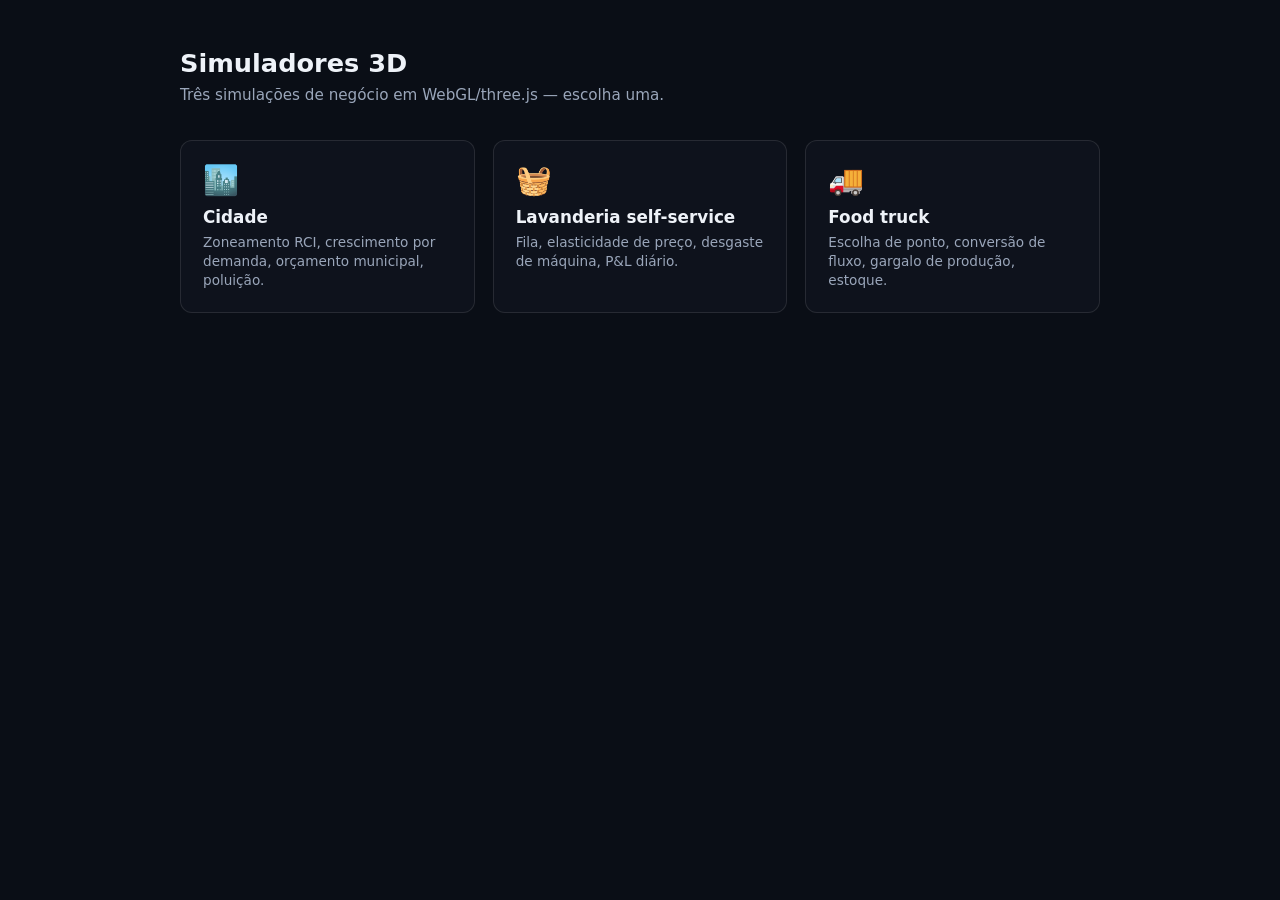
<file: index.html>
<!DOCTYPE html>
<html lang="pt-BR">
<head>
  <meta charset="utf-8">
  <meta name="viewport" content="width=device-width, initial-scale=1, viewport-fit=cover">
  <meta name="theme-color" content="#0a0e16">
  <meta name="mobile-web-app-capable" content="yes">
  <meta name="apple-mobile-web-app-capable" content="yes">
  <meta name="apple-mobile-web-app-status-bar-style" content="black-translucent">
  <meta name="apple-mobile-web-app-title" content="Simuladores 3D">
  <link rel="manifest" href="./manifest.json">
  <link rel="apple-touch-icon" href="./icones/apple-touch-icon.png">
  <link rel="icon" href="./icones/favicon-32.png" sizes="32x32">
  <title>Simuladores 3D</title>
  <style>
    * { box-sizing: border-box; }
    html, body {
      margin: 0; padding: 0; min-height: 100%;
      background: #0a0e16; color: #eef2f8;
      font-family: ui-sans-serif, system-ui, "Segoe UI", Roboto, Helvetica, Arial, sans-serif;
      -webkit-font-smoothing: antialiased;
    }
    .envolt {
      max-width: 960px; margin: 0 auto; padding: 48px 20px 64px;
    }
    h1 { font-size: 1.6rem; margin: 0 0 8px; }
    .sub { color: #9aa6ba; margin: 0 0 36px; font-size: 0.95rem; }
    .grade {
      display: grid; grid-template-columns: repeat(auto-fit, minmax(240px, 1fr));
      gap: 18px;
    }
    a.cartao {
      display: block; text-decoration: none; color: inherit;
      background: rgba(16, 20, 30, 0.82);
      border: 1px solid rgba(255, 255, 255, 0.10);
      border-radius: 12px; padding: 22px;
      transition: border-color 0.15s, transform 0.15s;
    }
    a.cartao:hover { border-color: rgba(255, 255, 255, 0.28); transform: translateY(-2px); }
    .cartao .icone { font-size: 1.8rem; margin-bottom: 10px; display: block; }
    .cartao h2 { font-size: 1.05rem; margin: 0 0 6px; }
    .cartao p { font-size: 0.85rem; color: #9aa6ba; margin: 0; line-height: 1.4; }
  </style>
</head>
<body>
  <div class="envolt">
    <h1>Simuladores 3D</h1>
    <p class="sub">Três simulações de negócio em WebGL/three.js — escolha uma.</p>
    <div class="grade">
      <a class="cartao" href="./cidade/index.html">
        <span class="icone">🏙️</span>
        <h2>Cidade</h2>
        <p>Zoneamento RCI, crescimento por demanda, orçamento municipal, poluição.</p>
      </a>
      <a class="cartao" href="./lavanderia/index.html">
        <span class="icone">🧺</span>
        <h2>Lavanderia self-service</h2>
        <p>Fila, elasticidade de preço, desgaste de máquina, P&amp;L diário.</p>
      </a>
      <a class="cartao" href="./foodtruck/index.html">
        <span class="icone">🚚</span>
        <h2>Food truck</h2>
        <p>Escolha de ponto, conversão de fluxo, gargalo de produção, estoque.</p>
      </a>
    </div>
  </div>
  <script>
    if ('serviceWorker' in navigator) {
      window.addEventListener('load', () => {
        navigator.serviceWorker.register('./sw.js', { scope: './' }).catch(() => {});
      });
    }
  </script>
</body>
</html>
</file>
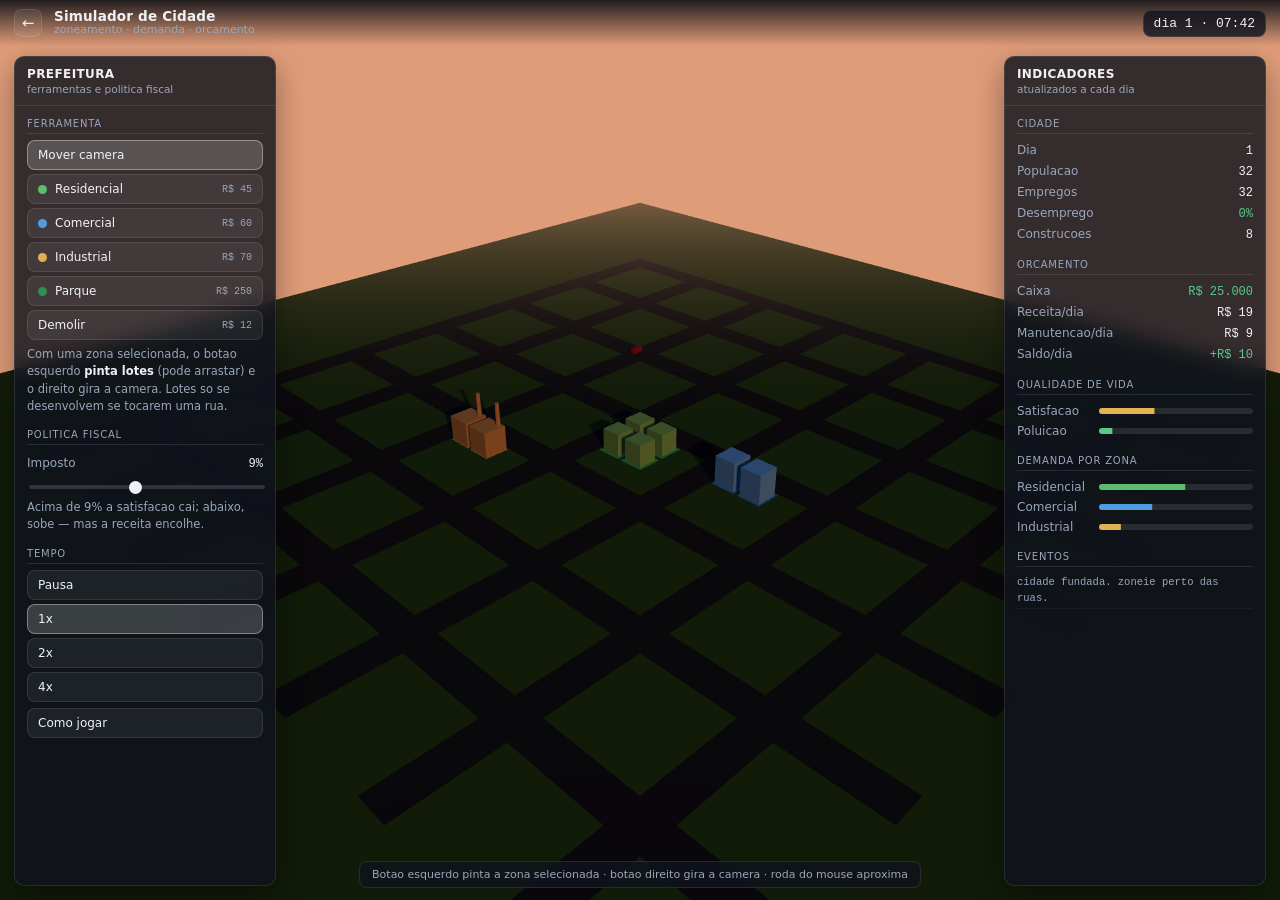
<file: cidade/index.html>
<!DOCTYPE html>
<html lang="pt-BR">
<head>
  <meta charset="utf-8">
  <meta name="viewport" content="width=device-width, initial-scale=1, viewport-fit=cover">
  <meta name="theme-color" content="#0a0e16">
  <meta name="mobile-web-app-capable" content="yes">
  <meta name="apple-mobile-web-app-capable" content="yes">
  <meta name="apple-mobile-web-app-status-bar-style" content="black-translucent">
  <meta name="apple-mobile-web-app-title" content="Simuladores 3D">
  <link rel="manifest" href="../manifest.json">
  <link rel="apple-touch-icon" href="../icones/apple-touch-icon.png">
  <link rel="icon" href="../icones/favicon-32.png" sizes="32x32">
  <title>Simulador de Cidade · Simuladores 3D</title>
  <link rel="stylesheet" href="../comum/estilo.css">
  <script type="importmap">
  {
    "imports": {
      "three": "../vendor/three.module.js",
      "three/addons/": "../vendor/addons/"
    }
  }
  </script>
</head>
<body>
  <div class="rodape">
    Botao esquerdo pinta a zona selecionada · botao direito gira a camera · roda do mouse aproxima
  </div>
    <script>
    if ('serviceWorker' in navigator) {
      window.addEventListener('load', () => {
        navigator.serviceWorker.register('../sw.js', { scope: '../' }).catch(() => {});
      });
    }
  </script>
<script type="module" src="./cidade.js"></script>
</body>
</html>
</file>
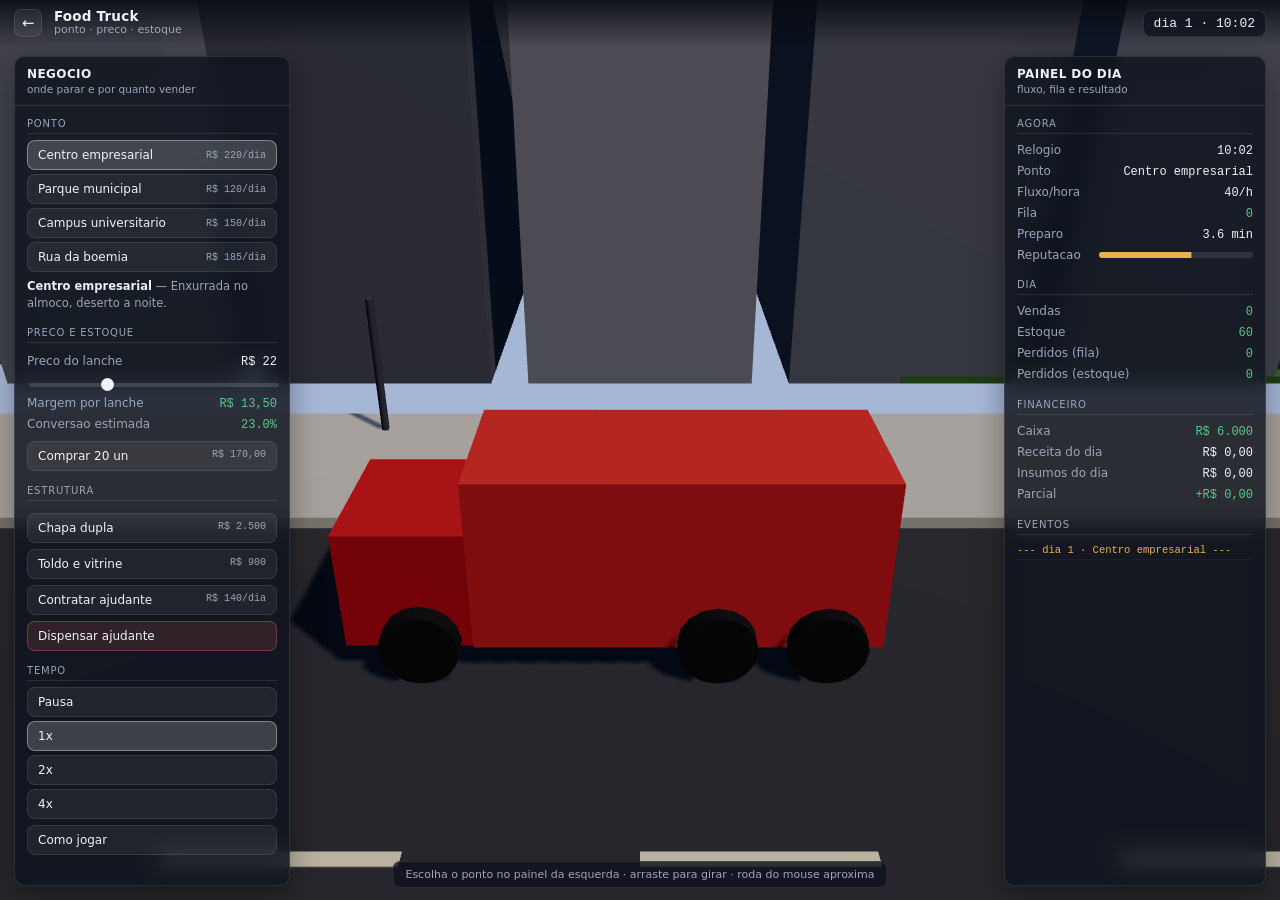
<file: foodtruck/index.html>
<!DOCTYPE html>
<html lang="pt-BR">
<head>
  <meta charset="utf-8">
  <meta name="viewport" content="width=device-width, initial-scale=1, viewport-fit=cover">
  <meta name="theme-color" content="#0a0e16">
  <meta name="mobile-web-app-capable" content="yes">
  <meta name="apple-mobile-web-app-capable" content="yes">
  <meta name="apple-mobile-web-app-status-bar-style" content="black-translucent">
  <meta name="apple-mobile-web-app-title" content="Simuladores 3D">
  <link rel="manifest" href="../manifest.json">
  <link rel="apple-touch-icon" href="../icones/apple-touch-icon.png">
  <link rel="icon" href="../icones/favicon-32.png" sizes="32x32">
  <title>Food Truck · Simuladores 3D</title>
  <link rel="stylesheet" href="../comum/estilo.css">
  <script type="importmap">
  {
    "imports": {
      "three": "../vendor/three.module.js",
      "three/addons/": "../vendor/addons/"
    }
  }
  </script>
</head>
<body>
  <div class="rodape">
    Escolha o ponto no painel da esquerda · arraste para girar · roda do mouse aproxima
  </div>
    <script>
    if ('serviceWorker' in navigator) {
      window.addEventListener('load', () => {
        navigator.serviceWorker.register('../sw.js', { scope: '../' }).catch(() => {});
      });
    }
  </script>
<script type="module" src="./foodtruck.js"></script>
</body>
</html>
</file>
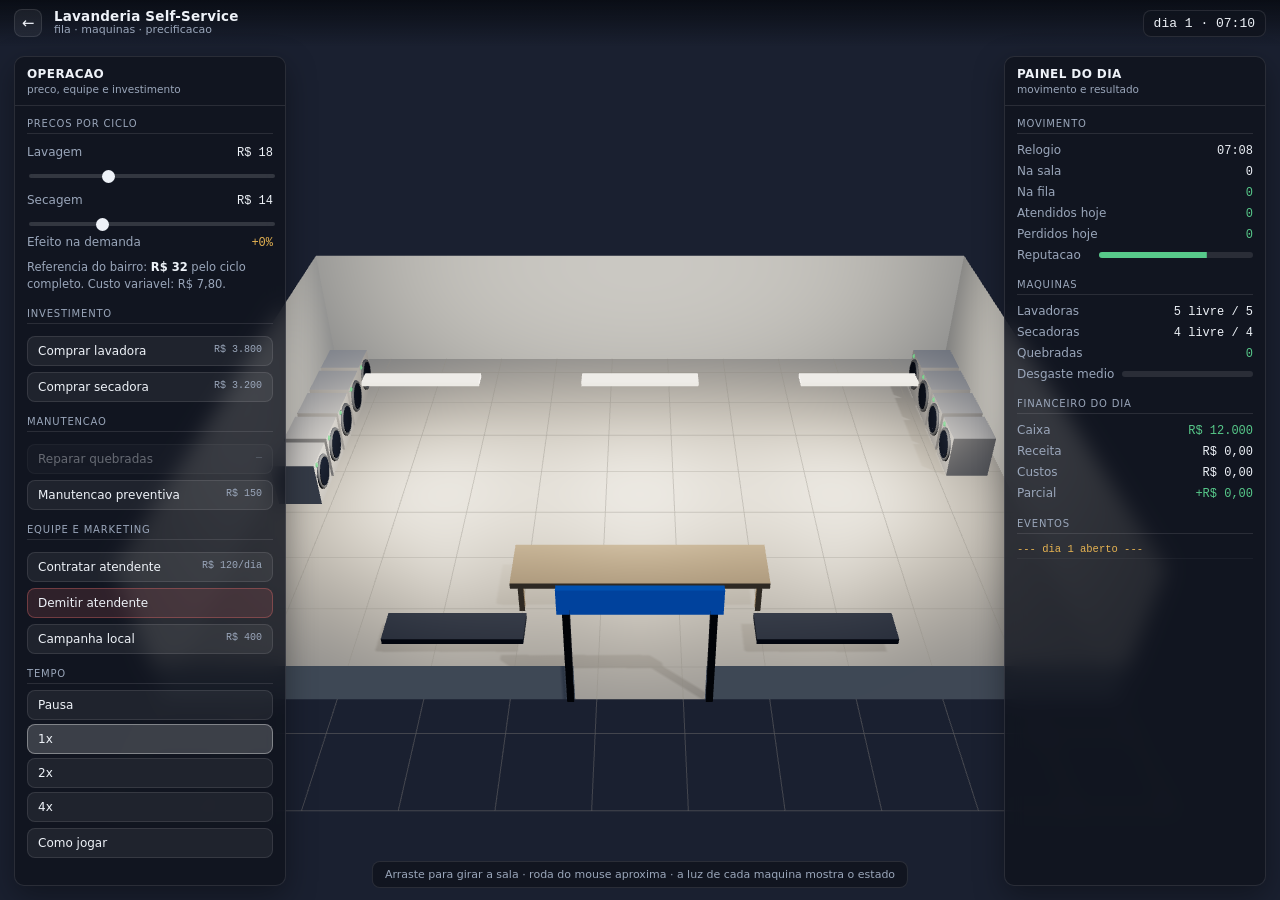
<file: lavanderia/index.html>
<!DOCTYPE html>
<html lang="pt-BR">
<head>
  <meta charset="utf-8">
  <meta name="viewport" content="width=device-width, initial-scale=1, viewport-fit=cover">
  <meta name="theme-color" content="#0a0e16">
  <meta name="mobile-web-app-capable" content="yes">
  <meta name="apple-mobile-web-app-capable" content="yes">
  <meta name="apple-mobile-web-app-status-bar-style" content="black-translucent">
  <meta name="apple-mobile-web-app-title" content="Simuladores 3D">
  <link rel="manifest" href="../manifest.json">
  <link rel="apple-touch-icon" href="../icones/apple-touch-icon.png">
  <link rel="icon" href="../icones/favicon-32.png" sizes="32x32">
  <title>Lavanderia Self-Service · Simuladores 3D</title>
  <link rel="stylesheet" href="../comum/estilo.css">
  <script type="importmap">
  {
    "imports": {
      "three": "../vendor/three.module.js",
      "three/addons/": "../vendor/addons/"
    }
  }
  </script>
</head>
<body>
  <div class="rodape">
    Arraste para girar a sala · roda do mouse aproxima · a luz de cada maquina mostra o estado
  </div>
    <script>
    if ('serviceWorker' in navigator) {
      window.addEventListener('load', () => {
        navigator.serviceWorker.register('../sw.js', { scope: '../' }).catch(() => {});
      });
    }
  </script>
<script type="module" src="./lavanderia.js"></script>
</body>
</html>
</file>
<file: comum/estilo.css>
/* estilo.css — HUD sobreposto ao canvas WebGL. Compartilhado pelos tres simuladores. */

:root {
  --tinta: #eef2f8;
  --tinta-fraca: #9aa6ba;
  --vidro: rgba(16, 20, 30, 0.82);
  --vidro-claro: rgba(255, 255, 255, 0.06);
  --linha: rgba(255, 255, 255, 0.10);
  --ok: #57c98a;
  --alerta: #e6b352;
  --ruim: #e06a6a;
  --raio: 10px;
  --fonte: ui-sans-serif, system-ui, "Segoe UI", Roboto, Helvetica, Arial, sans-serif;
  --mono: ui-monospace, "Cascadia Mono", Consolas, "Courier New", monospace;
}

:root {
  --alerta: #e6b352;
  --ruim: #e06a6a;
}

* { box-sizing: border-box; }

html, body {
  margin: 0;
  padding: 0;
  height: 100%;
  overflow: hidden;
  background: #0a0e16;
  font-family: var(--fonte);
  color: var(--tinta);
  -webkit-font-smoothing: antialiased;
}

#tela3d { display: block; position: fixed; inset: 0; }

/* ---------- topo ---------- */

.topo {
  position: fixed;
  top: 0; left: 0; right: 0;
  height: 46px;
  display: flex;
  align-items: center;
  gap: 12px;
  padding: 0 14px;
  background: linear-gradient(180deg, rgba(8, 11, 18, 0.88), rgba(8, 11, 18, 0));
  z-index: 20;
  pointer-events: none;
}

.topo a.voltar {
  pointer-events: auto;
  width: 28px; height: 28px;
  display: grid; place-items: center;
  border-radius: 8px;
  background: var(--vidro-claro);
  border: 1px solid var(--linha);
  color: var(--tinta);
  text-decoration: none;
  font-size: 15px;
  transition: background .15s ease;
}
.topo a.voltar:hover { background: rgba(255, 255, 255, 0.14); }

.topo-txt { display: flex; flex-direction: column; line-height: 1.15; }
.topo-txt b { font-size: 13.5px; letter-spacing: .2px; }
.topo-txt span { font-size: 11px; color: var(--tinta-fraca); }

.topo-relogio {
  margin-left: auto;
  font-family: var(--mono);
  font-size: 13px;
  color: var(--tinta);
  background: var(--vidro);
  border: 1px solid var(--linha);
  padding: 5px 10px;
  border-radius: 8px;
  pointer-events: auto;
}

/* ---------- paineis ---------- */

.painel {
  position: fixed;
  top: 56px;
  bottom: 14px;
  background: var(--vidro);
  backdrop-filter: blur(10px);
  border: 1px solid var(--linha);
  border-radius: var(--raio);
  z-index: 15;
  display: flex;
  flex-direction: column;
  overflow: hidden;
  box-shadow: 0 10px 30px rgba(0, 0, 0, 0.35);
}

.painel-esq { left: 14px; }
.painel-dir { right: 14px; }

.painel-cab {
  padding: 10px 12px;
  border-bottom: 1px solid var(--linha);
  display: flex;
  flex-direction: column;
  gap: 2px;
  flex: none;
}
.painel-cab.clicavel { cursor: pointer; user-select: none; }
.painel-titulo { font-size: 12px; font-weight: 650; letter-spacing: .4px; text-transform: uppercase; }
.painel-sub { font-size: 10.5px; color: var(--tinta-fraca); }

.painel-corpo {
  padding: 10px 12px 14px;
  overflow-y: auto;
  overflow-x: hidden;
  flex: 1 1 auto;
  scrollbar-width: thin;
  scrollbar-color: rgba(255, 255, 255, 0.18) transparent;
}
.painel-corpo::-webkit-scrollbar { width: 8px; }
.painel-corpo::-webkit-scrollbar-thumb { background: rgba(255, 255, 255, 0.16); border-radius: 8px; }

.painel.recolhido { bottom: auto; }
.painel.recolhido .painel-corpo { display: none; }

/* ---------- elementos ---------- */

.secao {
  font-size: 10px;
  letter-spacing: .8px;
  text-transform: uppercase;
  color: var(--tinta-fraca);
  margin: 14px 0 6px;
  padding-bottom: 4px;
  border-bottom: 1px solid var(--linha);
}
.painel-corpo > .secao:first-child { margin-top: 2px; }

.stat {
  display: flex;
  justify-content: space-between;
  align-items: baseline;
  gap: 10px;
  font-size: 12px;
  padding: 3px 0;
}
.stat-rot { color: var(--tinta-fraca); }
.stat-val { font-family: var(--mono); font-size: 12px; font-variant-numeric: tabular-nums; }
.stat-val.bom { color: var(--ok); }
.stat-val.medio { color: var(--alerta); }
.stat-val.ruim { color: var(--ruim); }

.barra-wrap { display: flex; align-items: center; gap: 8px; font-size: 12px; padding: 3px 0; }
.barra-wrap .stat-rot { flex: none; min-width: 74px; }
.barra {
  flex: 1;
  height: 6px;
  background: rgba(255, 255, 255, 0.10);
  border-radius: 4px;
  overflow: hidden;
}
/* preenchimento animado por scaleX (composto na GPU), nao por width */
.barra i {
  display: block;
  height: 100%;
  width: 100%;
  transform: scaleX(0);
  transform-origin: left center;
  background: var(--ok);
  transition: transform .25s ease, background .25s ease;
}

.btn {
  width: 100%;
  margin-top: 6px;
  padding: 7px 10px;
  font-family: inherit;
  font-size: 12px;
  color: var(--tinta);
  background: var(--vidro-claro);
  border: 1px solid var(--linha);
  border-radius: 8px;
  cursor: pointer;
  text-align: left;
  transition: background .12s ease, border-color .12s ease;
}
.btn:hover:not(:disabled) { background: rgba(255, 255, 255, 0.13); }
.btn:active:not(:disabled) { transform: translateY(1px); }
.btn:disabled { opacity: .38; cursor: not-allowed; }
.btn small { color: var(--tinta-fraca); float: right; font-family: var(--mono); }

.btn-primario { background: rgba(87, 201, 138, 0.16); border-color: rgba(87, 201, 138, 0.42); }
.btn-primario:hover:not(:disabled) { background: rgba(87, 201, 138, 0.26); }
.btn-perigo { background: rgba(224, 106, 106, 0.14); border-color: rgba(224, 106, 106, 0.38); }

.grupo { display: flex; flex-direction: column; gap: 4px; margin-top: 4px; }
.grupo .btn-grupo { margin-top: 0; display: flex; align-items: center; gap: 8px; }
.grupo .btn-grupo small { float: none; margin-left: auto; }
.grupo .btn-grupo.ativo { background: rgba(255, 255, 255, 0.18); border-color: rgba(255, 255, 255, 0.36); }
.ponto { width: 9px; height: 9px; border-radius: 50%; flex: none; display: inline-block; }

.deslizante { margin: 8px 0 2px; }
.deslizante input[type="range"] {
  width: 100%;
  height: 4px;
  margin-top: 4px;
  appearance: none;
  background: rgba(255, 255, 255, 0.14);
  border-radius: 4px;
  outline: none;
}
.deslizante input[type="range"]::-webkit-slider-thumb {
  appearance: none;
  width: 13px; height: 13px;
  border-radius: 50%;
  background: var(--tinta);
  cursor: pointer;
}
.deslizante input[type="range"]::-moz-range-thumb {
  width: 13px; height: 13px; border: none; border-radius: 50%;
  background: var(--tinta); cursor: pointer;
}

.texto { font-size: 11.5px; color: var(--tinta-fraca); line-height: 1.5; margin: 6px 0; }
.texto b { color: var(--tinta); font-weight: 600; }
.texto kbd {
  font-family: var(--mono); font-size: 10.5px;
  background: rgba(255, 255, 255, 0.10);
  border: 1px solid var(--linha);
  border-radius: 4px; padding: 1px 5px;
}

.log {
  margin-top: 6px;
  max-height: 190px;
  overflow-y: auto;
  font-family: var(--mono);
  font-size: 10.5px;
  line-height: 1.55;
  color: var(--tinta-fraca);
  scrollbar-width: thin;
}
.log-linha { padding: 1px 0; border-bottom: 1px solid rgba(255, 255, 255, 0.045); }
.log-linha.bom { color: var(--ok); }
.log-linha.ruim { color: var(--ruim); }
.log-linha.aten { color: var(--alerta); }

/* ---------- aviso e modal ---------- */

.aviso {
  position: fixed;
  left: 50%;
  top: 72px;
  transform: translate(-50%, -8px);
  padding: 9px 16px;
  background: var(--vidro);
  border: 1px solid var(--linha);
  border-radius: 8px;
  font-size: 12.5px;
  opacity: 0;
  pointer-events: none;
  transition: opacity .2s ease, transform .2s ease;
  z-index: 30;
}
.aviso.visivel { opacity: 1; transform: translate(-50%, 0); }
.aviso.ruim { border-color: rgba(224, 106, 106, 0.5); }
.aviso.bom { border-color: rgba(87, 201, 138, 0.5); }

.modal-fundo {
  position: fixed; inset: 0;
  background: rgba(5, 7, 12, 0.66);
  backdrop-filter: blur(3px);
  display: none;
  place-items: center;
  z-index: 40;
}
.modal-fundo.visivel { display: grid; }
.modal {
  width: min(460px, 90vw);
  max-height: 82vh;
  overflow-y: auto;
  background: #131824;
  border: 1px solid var(--linha);
  border-radius: 12px;
  padding: 20px 22px;
  box-shadow: 0 20px 60px rgba(0, 0, 0, 0.5);
}
.modal h2 { margin: 0 0 4px; font-size: 16px; }
.modal h3 { margin: 16px 0 6px; font-size: 12px; text-transform: uppercase; letter-spacing: .6px; color: var(--tinta-fraca); }
.modal p { font-size: 12.5px; color: var(--tinta-fraca); line-height: 1.55; margin: 6px 0; }
.modal table { width: 100%; border-collapse: collapse; font-size: 12.5px; margin-top: 4px; }
.modal td { padding: 4px 0; border-bottom: 1px solid rgba(255, 255, 255, 0.06); }
.modal td:last-child { text-align: right; font-family: var(--mono); font-variant-numeric: tabular-nums; }
.modal .btn { margin-top: 16px; text-align: center; }
.modal .pos { color: var(--ok); }
.modal .neg { color: var(--ruim); }

/* ---------- dica de rodape ---------- */

.rodape {
  position: fixed;
  left: 50%;
  bottom: 12px;
  transform: translateX(-50%);
  font-size: 11px;
  color: var(--tinta-fraca);
  background: var(--vidro);
  border: 1px solid var(--linha);
  padding: 6px 12px;
  border-radius: 8px;
  z-index: 12;
  pointer-events: none;
  white-space: nowrap;
}

@media (max-width: 900px) {
  .painel { width: 220px !important; }
  .rodape { display: none; }
}

/* ==================================================================
   Celular / iPhone — paineis viram "bottom sheets", alvos maiores,
   respeito a area segura (notch e barra de gestos).
   ================================================================== */
@media (max-width: 760px) {
  html, body { overscroll-behavior: none; }

  .topo {
    height: calc(46px + env(safe-area-inset-top, 0px));
    padding-top: env(safe-area-inset-top, 0px);
  }

  /* --- paineis: chip recolhido lado a lado embaixo; expandido vira folha --- */
  .painel {
    top: auto;
    bottom: 0;
    width: 50% !important;
    max-height: 68vh;
    border-radius: 16px 16px 0 0;
    z-index: 22;
    transition: max-height .18s ease;
  }
  .painel-esq { left: 0; right: auto; border-right: 1px solid var(--linha); }
  .painel-dir { right: 0; left: auto; border-left: 1px solid var(--linha); }

  .painel.recolhido {
    top: auto;
    bottom: 0;
    max-height: none;
    z-index: 18;
  }
  .painel:not(.recolhido) {
    width: 100% !important;
    left: 0; right: 0;
    z-index: 24;
    box-shadow: 0 -8px 30px rgba(0, 0, 0, 0.45);
  }

  .painel-cab { padding: 13px 14px; }
  .painel-cab.clicavel { -webkit-tap-highlight-color: transparent; }
  .painel:not(.recolhido) .painel-corpo {
    padding: 10px 16px calc(18px + env(safe-area-inset-bottom, 10px));
    max-height: calc(68vh - 52px);
  }
  .painel.recolhido .painel-corpo { display: none; }

  /* alvos de toque no padrao de 44px da Apple HIG */
  .btn { padding: 13px 14px; font-size: 14px; min-height: 44px; }
  .grupo .btn-grupo { min-height: 44px; padding: 12px 12px; }
  .stat { padding: 7px 0; font-size: 13.5px; }
  .barra-wrap { padding: 7px 0; }
  .barra { height: 9px; }
  .stat-val { font-size: 13px; }

  .deslizante { margin: 12px 0 6px; }
  .deslizante input[type="range"] { height: 8px; touch-action: pan-y; }
  .deslizante input[type="range"]::-webkit-slider-thumb { width: 26px; height: 26px; }
  .deslizante input[type="range"]::-moz-range-thumb { width: 26px; height: 26px; }

  .texto { font-size: 12.5px; }
  .log { max-height: 140px; font-size: 11px; }

  .btn, .btn-grupo, a.voltar { -webkit-tap-highlight-color: transparent; touch-action: manipulation; }

  .modal { width: min(460px, 92vw); padding: 20px 20px calc(20px + env(safe-area-inset-bottom, 0px)); }
  .modal .btn { min-height: 46px; }

  .aviso { top: calc(60px + env(safe-area-inset-top, 0px)); max-width: 88vw; white-space: normal; text-align: center; }
}
</file>
